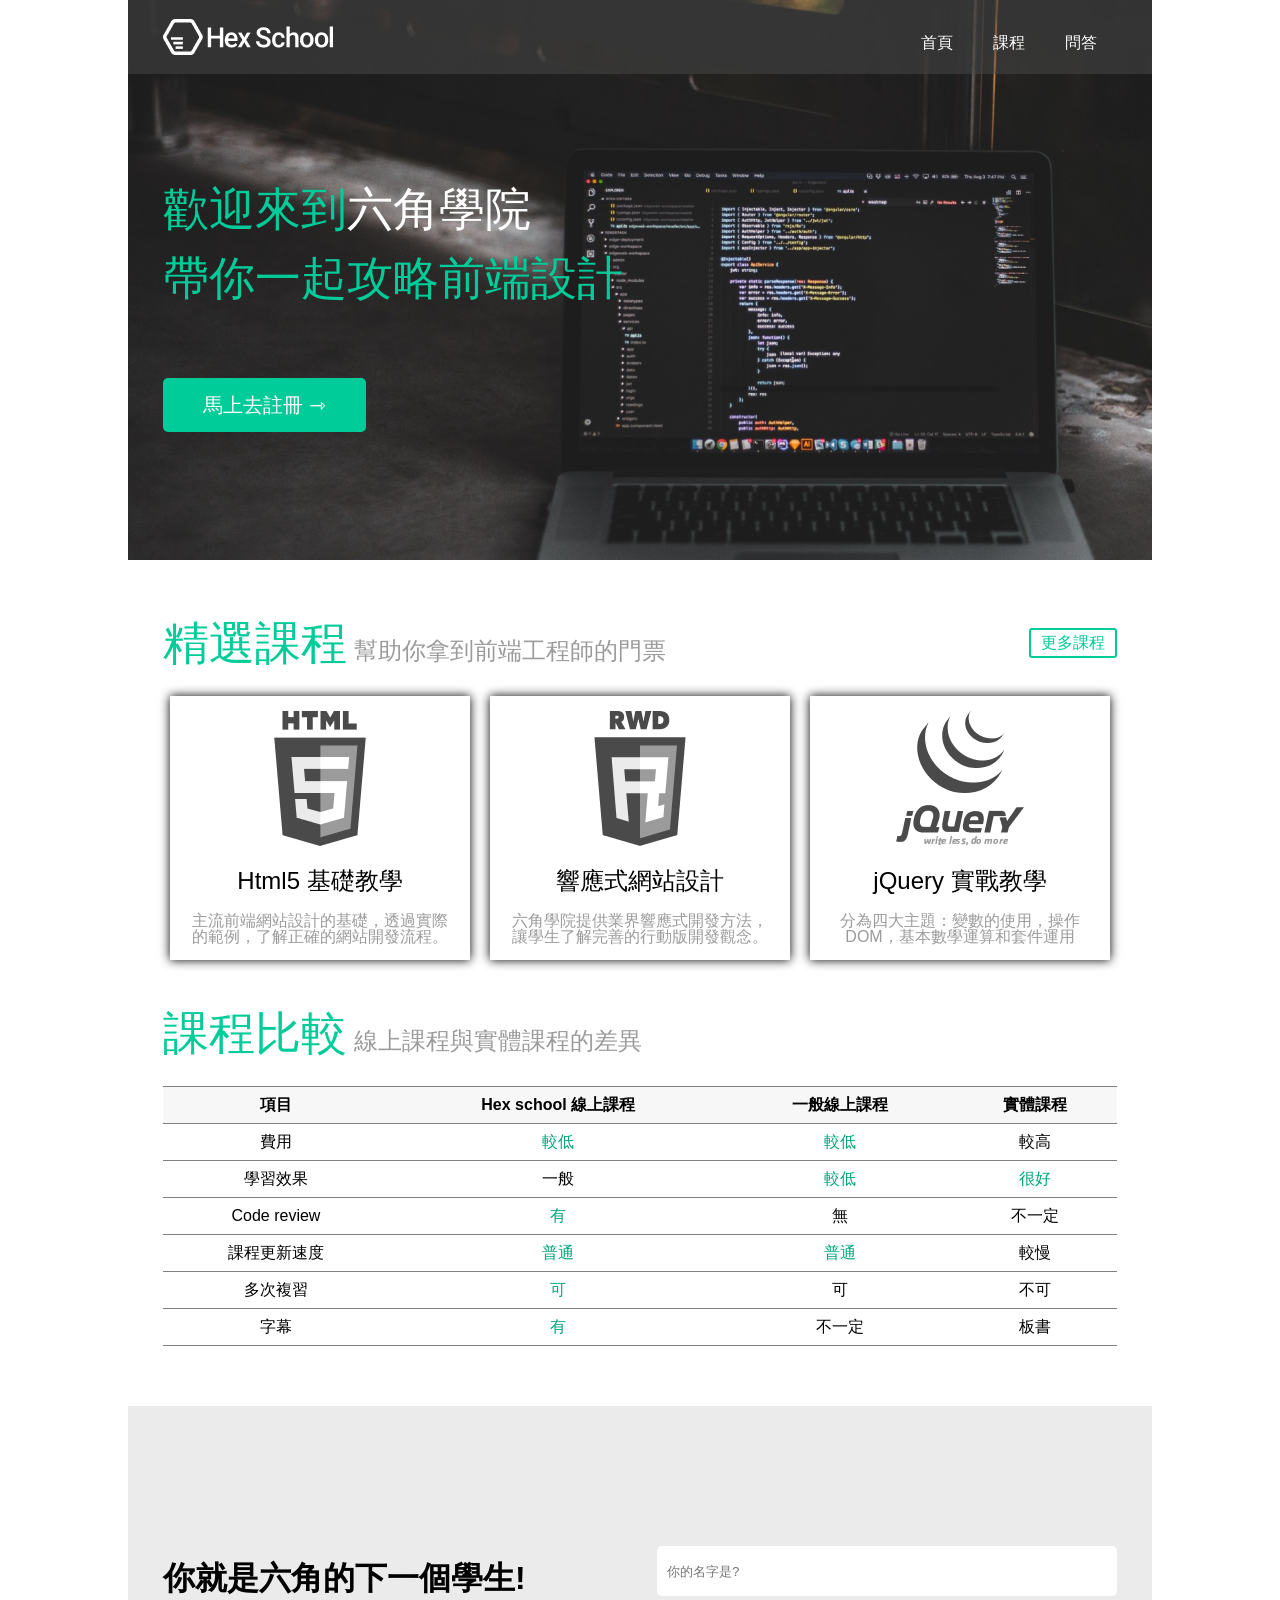
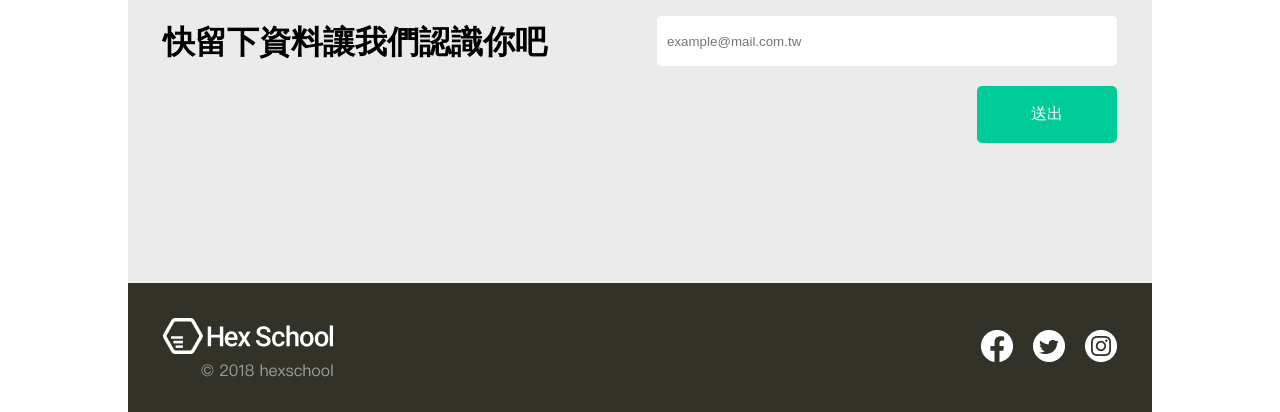
<file: MutiPage/index.html>
<!DOCTYPE html>
<html lang="en">
<head>
    <meta charset="UTF-8">
    <meta name="viewport" content="width=device-width, initial-scale=1.0">
    <meta http-equiv="X-UA-Compatible" content="IE=Edge" />
    <meta name="description" content="打破影音課程售後不理，我們在線上等著你。" />
    <meta name="keywords" content="線上課程, 網頁設計, 前端, HTML, CSS, jQuery, javascript, RWD" />
    <meta property="og:url" content="https://hexschool.com" />
    <meta property="og:title" content="六角學院介紹" />
    <meta property="og:description" content="打破影音課程售後不理，我們在線上等著你。" />
    <meta property="og:image" content="https://raw.githubusercontent.com/hexschool/HTMLHWSource/master/singlePage/logo.png" />
    <meta name="thumbnail" content="https://raw.githubusercontent.com/hexschool/HTMLHWSource/master/singlePage/logo.png" />
    <link rel="stylesheet" type="text/css" href="./css/all.css">
    <title>六角學院</title>
</head>
<body>
    <div class="wrap">
        <div class="header">
            <div class="nav">
                <h1 class="logo"><a href="#">LOGO</a></h1>
                <ul class="menu">
                    <li><a href="index.html">首頁</a></li>
                    <li><a href="course.html">課程</a></li>
                    <li><a href="faq.html">問答</a></li>
                </ul>
            </div>
            <div class="banner">
                <h2>歡迎來到<span>六角學院</span><br />帶你一起攻略前端設計</h2>
                <a href="#">馬上去註冊 ⇾</a>
            </div>
        </div>        
        <div class="content">
            <div class="course">
                <div class="title">
                    <h2>精選課程<span>  幫助你拿到前端工程師的門票</span></h2>
                    <a href="#">更多課程</a>
                </div>
                <ul class="item">
                    <li>
                        <img src="./pic/Lgog-HTML.png" alt="HTML" />
                        <h3>Html5 基礎教學</h3>
                        <p>主流前端網站設計的基礎，透過實際的範例，了解正確的網站開發流程。</p>
                    </li>
                    <li>
                        <img src="./pic/Logo-RWD.png" alt="RWD" />
                        <h3>響應式網站設計</h3>
                        <p>六角學院提供業界響應式開發方法，讓學生了解完善的行動版開發觀念。</p>
                    </li>
                    <li>
                        <img src="./pic/Logo-jQuery.png" alt="jQuery" />
                        <h3>jQuery 實戰教學</h3>
                        <p>分為四大主題：變數的使用，操作DOM，基本數學運算和套件運用</p>
                    </li>
                </ul>
            </div>
            <div class="course-table">
                <h2>課程比較<span>  線上課程與實體課程的差異</span></h2>
                <table class="tab">
                    <tr>
                      <th>項目</th>
                      <th>Hex school 線上課程</th>
                      <th>一般線上課程</th>
                      <th>實體課程</th>
                    </tr>
                    <tr>
                      <td>費用</td>
                      <td class="change">較低</td>
                      <td class="change">較低</td>
                      <td>較高</td>
                    </tr>
                    <tr>
                      <td>學習效果</td>
                      <td>一般</td>
                      <td class="change">較低</td>
                      <td class="change">很好</td>
                    </tr>
                    <tr>
                      <td>Code review</td>
                      <td class="change">有</td>
                      <td>無</td>
                      <td>不一定</td>
                    </tr>
                    <tr>
                      <td>課程更新速度</td>
                      <td class="change">普通</td>
                      <td class="change">普通</td>
                      <td>較慢</td>
                    </tr>
                    <tr>
                      <td>多次複習</td>
                      <td class="change">可</td>
                      <td>可</td>
                      <td>不可</td>
                    </tr>
                    <tr>
                      <td>字幕</td>
                      <td class="change">有</td>
                      <td>不一定</td>
                      <td>板書</td>
                    </tr>
                  </table>
            </div>
        </div>
        <div class="hex-form">
            <h2>你就是六角的下一個學生!<br />快留下資料讓我們認識你吧</h2>
            <form action="index.html">
                <input type="text" name="name" placeholder="你的名字是?" required />
                <input type="email" name="mail" placeholder="example@mail.com.tw" required />
                <button type="submit" class="submit" >送出</button>
            </form>
        </div>
        <div class="footer">
            <div class="footerlogo">
                <img src="./pic/Logo.png" alt="logo" />
                <img src="./pic/years.png" alt="years" />
            </div>
            <ul class="link">
                <li><a href="#"><img src="./pic/FB.png" alt="FB"></a></li>
                <li><a href="#"><img src="./pic/Twitter.png" alt="Twitter"></a></li>
                <li><a href="#"><img src="./pic/IG.png" alt="IG"></a></li>
            </ul>
        </div>
    </div>
</body>
</html>
</file>
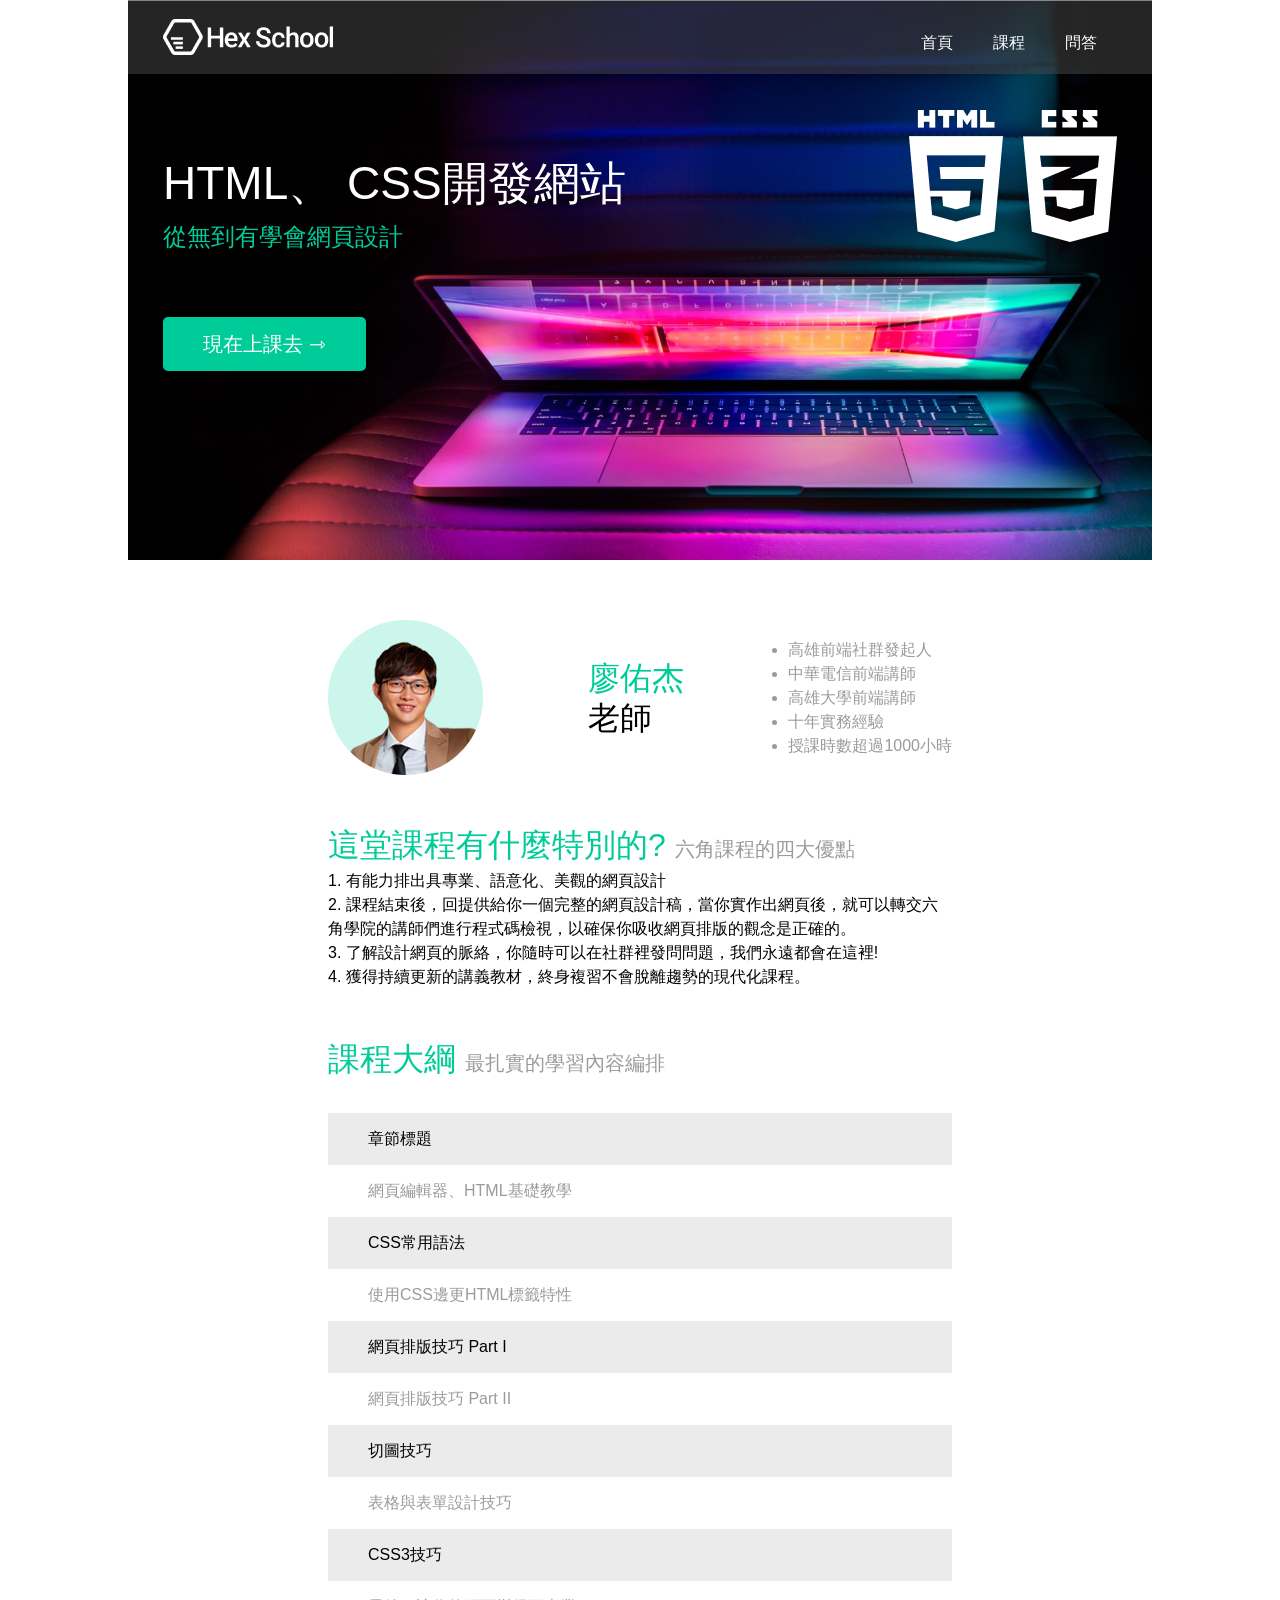
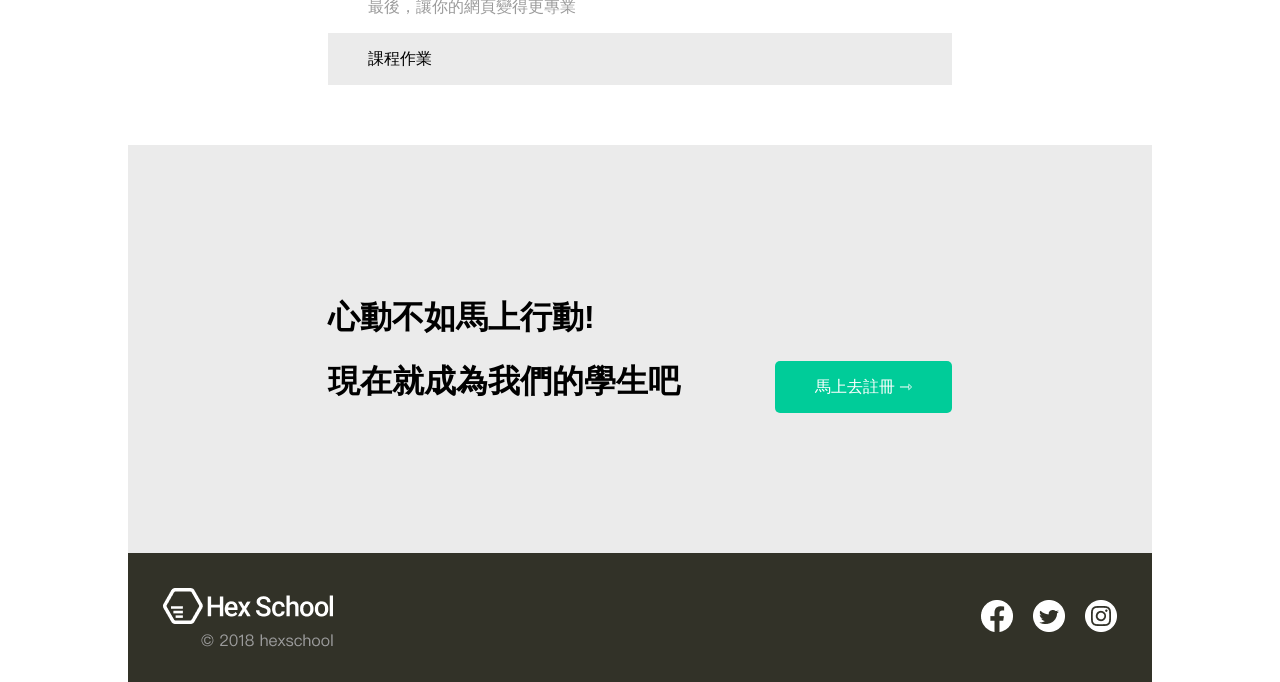
<file: MutiPage/course.html>
<!DOCTYPE html>
<html lang="en">
<head>
    <meta charset="UTF-8">
    <meta name="viewport" content="width=device-width, initial-scale=1.0">
    <meta http-equiv="X-UA-Compatible" content="IE=Edge" />
    <meta name="description" content="打破影音課程售後不理，我們在線上等著你。" />
    <meta name="keywords" content="線上課程, 網頁設計, 前端, HTML, CSS, jQuery, javascript, RWD" />
    <meta property="og:url" content="https://hexschool.com" />
    <meta property="og:title" content="六角學院介紹" />
    <meta property="og:description" content="打破影音課程售後不理，我們在線上等著你。" />
    <meta property="og:image" content="https://raw.githubusercontent.com/hexschool/HTMLHWSource/master/singlePage/logo.png" />
    <meta name="thumbnail" content="https://raw.githubusercontent.com/hexschool/HTMLHWSource/master/singlePage/logo.png" />
    <link rel="stylesheet" type="text/css" href="./css/all.css">
    <link rel="stylesheet" type="text/css" href="./css/course.css">
    <title>六角學院</title>
</head>
<body>
    <div class="wrap">
        <div class="header">
            <div class="nav">
                <h1 class="logo"><a href="#">LOGO</a></h1>
                <ul class="menu">
                    <li><a href="index.html">首頁</a></li>
                    <li><a href="course.html">課程</a></li>
                    <li><a href="faq.html">問答</a></li>
                </ul>
            </div>
            <div class="banner">
                <div class="top">
                    <h2>HTML、 CSS開發網站<br /><span>從無到有學會網頁設計</span></h2>
                    <div><img src="./pic/course-1.png" alt="course-1"><img src="./pic/course-2.png" alt="course-2"></div>
                </div>
                <a href="#">現在上課去 ⇾</a>
            </div>
        </div>
        <div class="content">
            <div class="introduce">
                <img src="./pic/image 4.png" alt="person" />
                <h2>廖佑杰<br /><span>老師</span></h2>
                <ul>
                    <li>高雄前端社群發起人</li>
                    <li>中華電信前端講師</li>
                    <li>高雄大學前端講師</li>
                    <li>十年實務經驗</li>
                    <li>授課時數超過1000小時</li>
                </ul>
            </div>
            <div class="introduce-list">
                <h2>這堂課程有什麼特別的? <span>六角課程的四大優點</span></h2>
                <ol>
                    <li>有能力排出具專業、語意化、美觀的網頁設計</li>
                    <li>課程結束後，回提供給你一個完整的網頁設計稿，當你實作出網頁後，就可以轉交六角學院的講師們進行程式碼檢視，以確保你吸收網頁排版的觀念是正確的。</li>
                    <li>了解設計網頁的脈絡，你隨時可以在社群裡發問問題，我們永遠都會在這裡!</li>
                    <li>獲得持續更新的講義教材，終身複習不會脫離趨勢的現代化課程。</li>
                </ol>
            </div>
            <div class="course-table">
                <h2>課程大綱  <span>最扎實的學習內容編排</span></h2>
                <table>
                    <tr><td>章節標題</td></tr>
                    <tr><td>網頁編輯器、HTML基礎教學</td></tr>
                    <tr><td>CSS常用語法</td></tr>
                    <tr><td>使用CSS邊更HTML標籤特性</td></tr>
                    <tr><td>網頁排版技巧 Part I</td></tr>
                    <tr><td>網頁排版技巧 Part II</td></tr>
                    <tr><td>切圖技巧</td></tr>
                    <tr><td>表格與表單設計技巧</td></tr>
                    <tr><td>CSS3技巧</td></tr>
                    <tr><td>最後，讓你的網頁變得更專業</td></tr>
                    <tr><td>課程作業</td></tr>
                </table>
            </div>
        </div>
        <div class="course-form">
            <h2>心動不如馬上行動!<br />現在就成為我們的學生吧</h2>
            <a href="#">馬上去註冊 ⇾</a>
        </div>
        <div class="footer">
            <div class="footerlogo">
                <img src="./pic/Logo.png" alt="logo" />
                <img src="./pic/years.png" alt="years" />
            </div>
            <ul class="link">
                <li><a href="#"><img src="./pic/FB.png" alt="FB"></a></li>
                <li><a href="#"><img src="./pic/Twitter.png" alt="Twitter"></a></li>
                <li><a href="#"><img src="./pic/IG.png" alt="IG"></a></li>
            </ul>
        </div>
    </div>
</body>
</html>
</file>
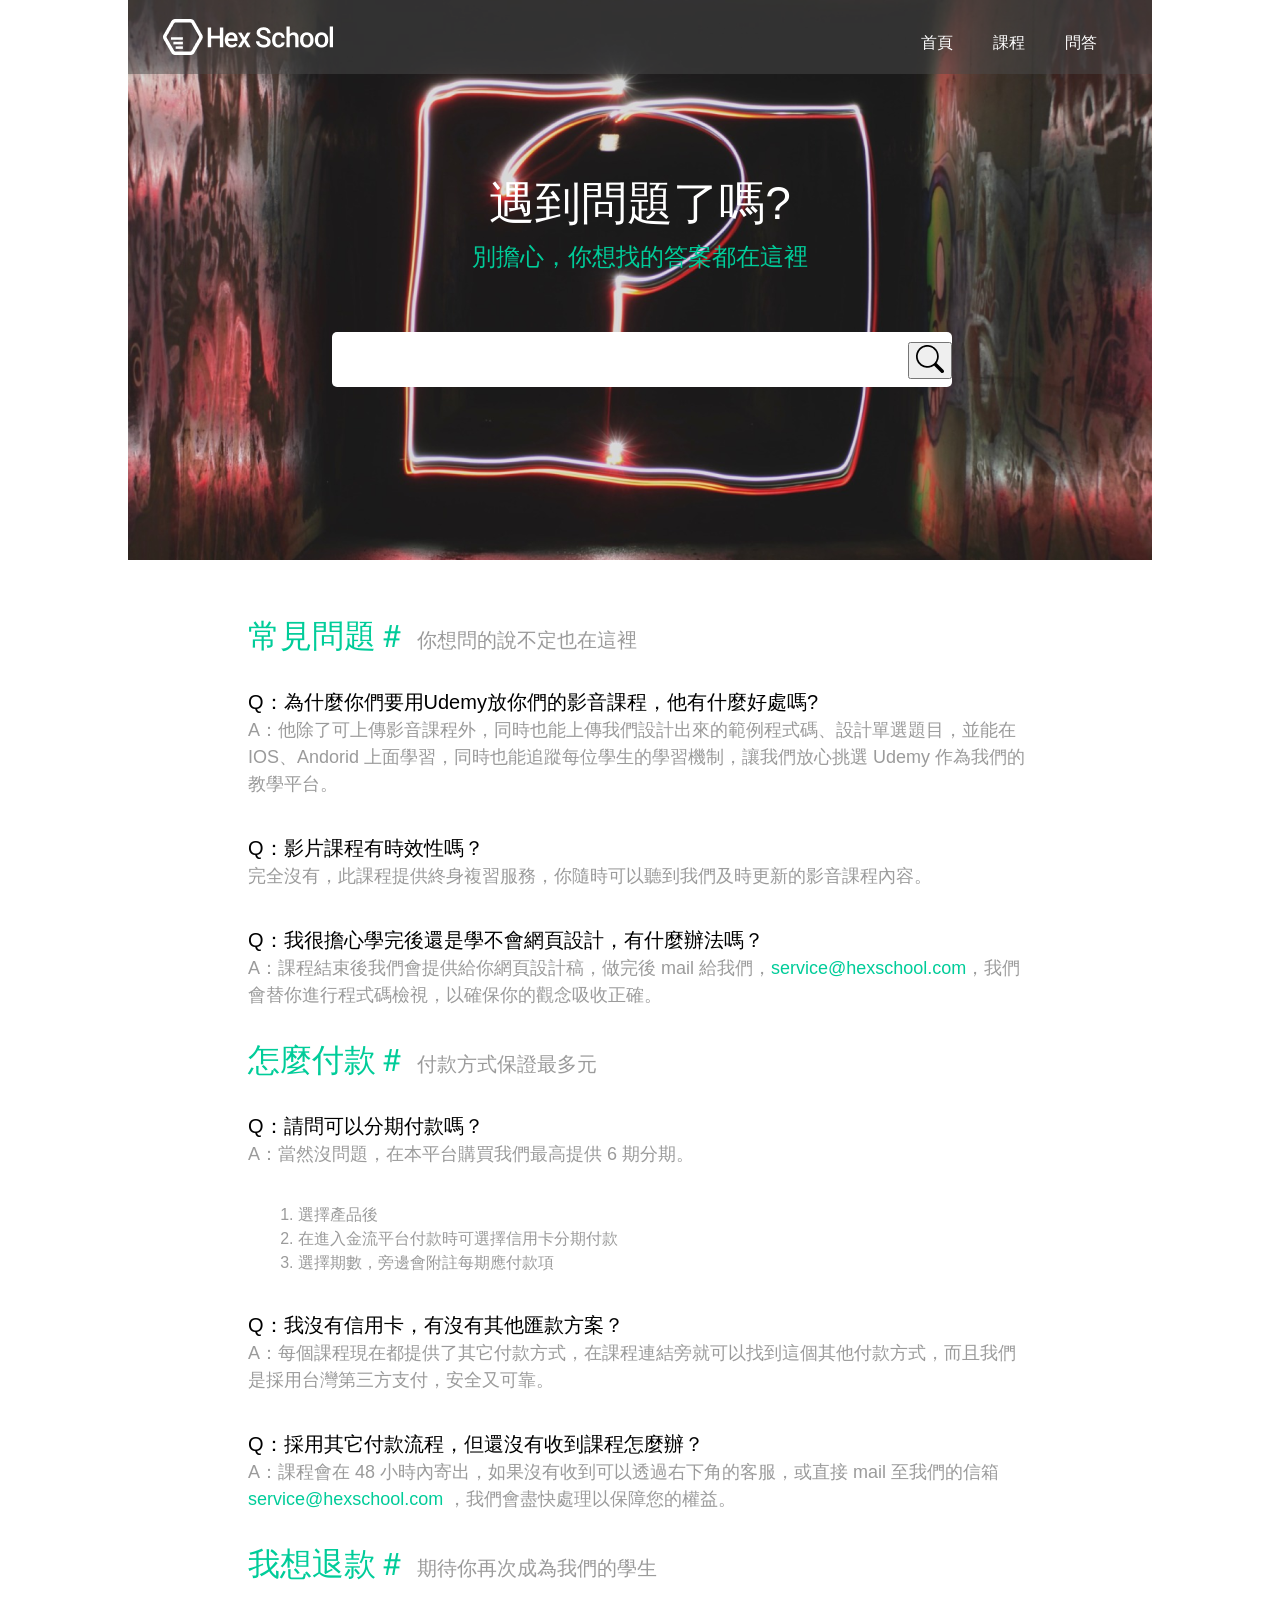
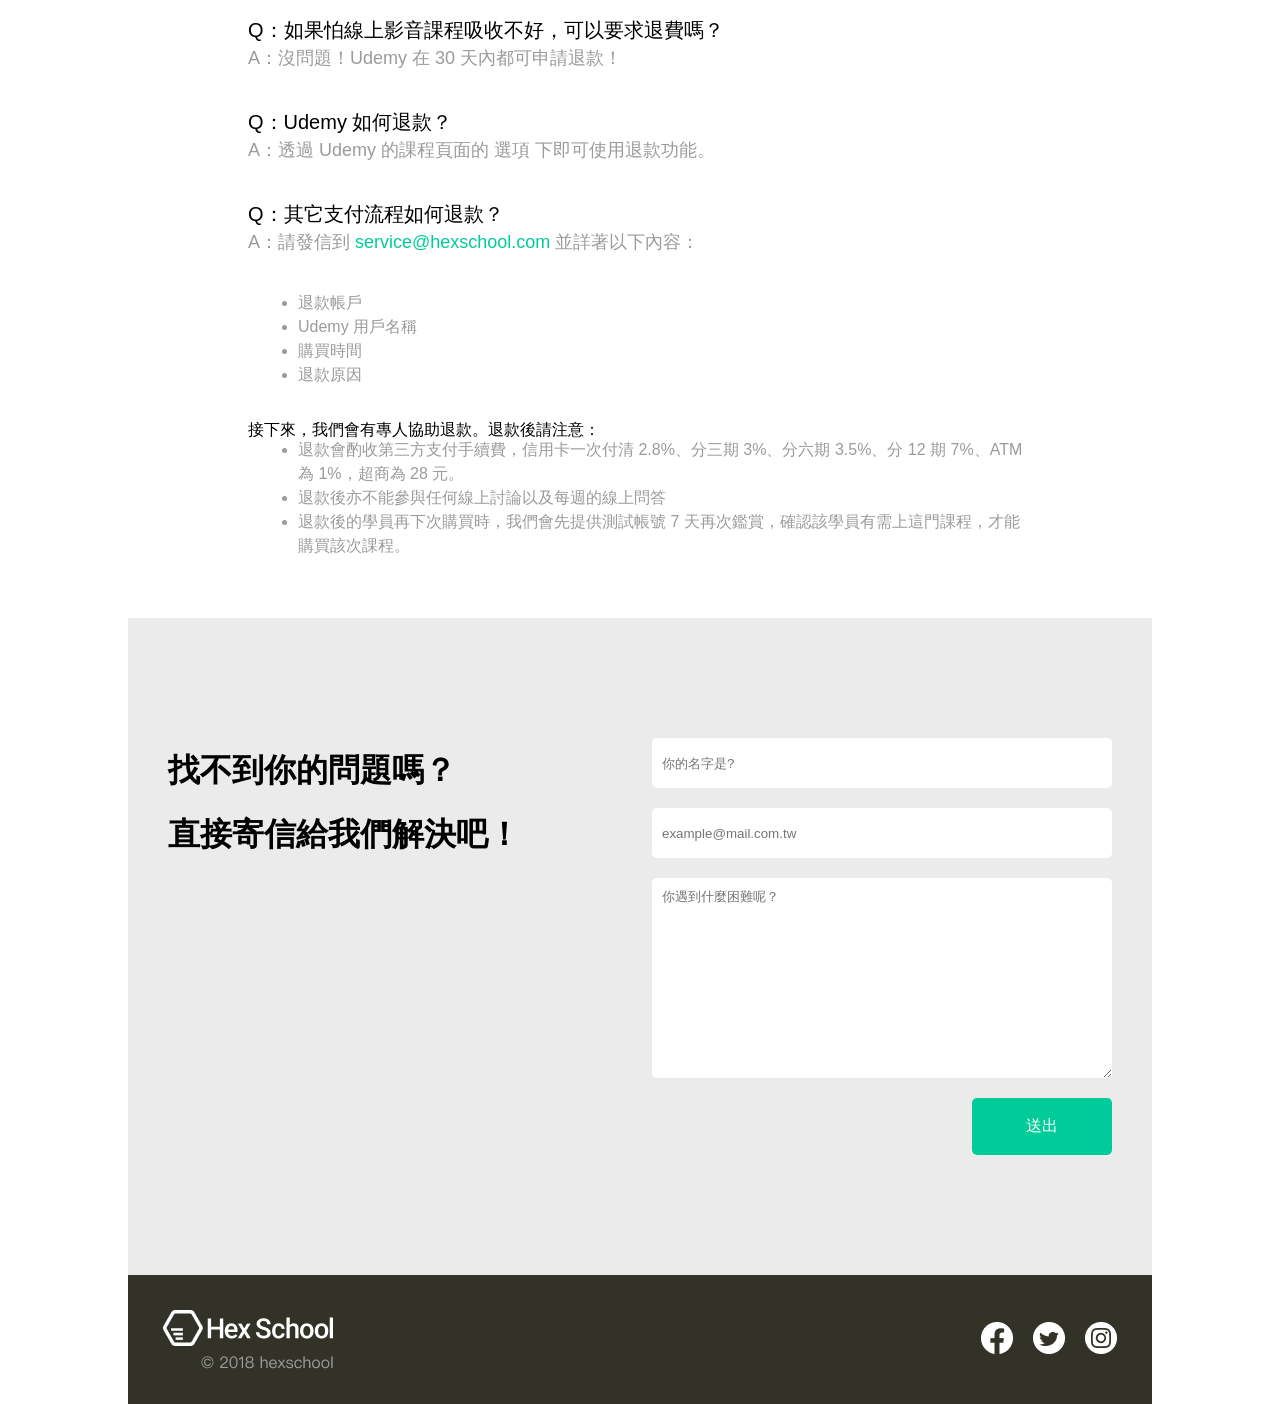
<file: MutiPage/faq.html>
<!DOCTYPE html>
<html lang="en">
<head>
    <meta charset="UTF-8">
    <meta name="viewport" content="width=device-width, initial-scale=1.0">
    <meta http-equiv="X-UA-Compatible" content="IE=Edge" />
    <meta name="description" content="打破影音課程售後不理，我們在線上等著你。" />
    <meta name="keywords" content="線上課程, 網頁設計, 前端, HTML, CSS, jQuery, javascript, RWD" />
    <meta property="og:url" content="https://hexschool.com" />
    <meta property="og:title" content="六角學院介紹" />
    <meta property="og:description" content="打破影音課程售後不理，我們在線上等著你。" />
    <meta property="og:image" content="https://raw.githubusercontent.com/hexschool/HTMLHWSource/master/singlePage/logo.png" />
    <meta name="thumbnail" content="https://raw.githubusercontent.com/hexschool/HTMLHWSource/master/singlePage/logo.png" />
    <link rel="stylesheet" type="text/css" href="./css/all.css">
    <link rel="stylesheet" type="text/css" href="./css/faq.css">
    <title>六角學院</title>
</head>
<body>
    <div class="wrap">
        <div class="header">
            <div class="nav">
                <h1 class="logo"><a href="#">LOGO</a></h1>
                <ul class="menu">
                    <li><a href="index.html">首頁</a></li>
                    <li><a href="course.html">課程</a></li>
                    <li><a href="faq.html">問答</a></li>
                </ul>
            </div>
            <div class="banner">
                <h2>遇到問題了嗎?<br /><span>別擔心，你想找的答案都在這裡</span></h2>
                <form action="faq.html">
                    <input type="text" name="search" />
                    <button type="submit"><img src="./pic/Vector.png"></button>
                </form>
            </div>
        </div>
        <div class="content">            
            <h2>常見問題＃ <span>你想問的說不定也在這裡</span></h2>
            <h3>Q：為什麼你們要用Udemy放你們的影音課程，他有什麼好處嗎?</h3>
            <p>A：他除了可上傳影音課程外，同時也能上傳我們設計出來的範例程式碼、設計單選題目，並能在 IOS、Andorid 上面學習，同時也能追蹤每位學生的學習機制，讓我們放心挑選 Udemy 作為我們的教學平台。</p>
            <h3>Q：影片課程有時效性嗎？</h3>
            <p>完全沒有，此課程提供終身複習服務，你隨時可以聽到我們及時更新的影音課程內容。</p>
            <h3>Q：我很擔心學完後還是學不會網頁設計，有什麼辦法嗎？</h3>           
            <p>A：課程結束後我們會提供給你網頁設計稿，做完後 mail 給我們，<a href="#">service@hexschool.com</a>，我們會替你進行程式碼檢視，以確保你的觀念吸收正確。</p> 
            <h2>怎麼付款＃ <span>付款方式保證最多元</span></h2>
            <h3>Q：請問可以分期付款嗎？</h3>
            <p>A：當然沒問題，在本平台購買我們最高提供 6 期分期。
                <ol>
                    <li>選擇產品後</li>
                    <li>在進入金流平台付款時可選擇信用卡分期付款</li>
                    <li>選擇期數，旁邊會附註每期應付款項</li>
                </ol>
            </p>
            <h3>Q：我沒有信用卡，有沒有其他匯款方案？</h3>
            <p>A：每個課程現在都提供了其它付款方式，在課程連結旁就可以找到這個其他付款方式，而且我們是採用台灣第三方支付，安全又可靠。</p>
            <h3>Q：採用其它付款流程，但還沒有收到課程怎麼辦？</h3>
            <p>A：課程會在 48 小時內寄出，如果沒有收到可以透過右下角的客服，或直接 mail 至我們的信箱 <a href="#">service@hexschool.com</a> ，我們會盡快處理以保障您的權益。</p>
            <h2>我想退款＃ <span>期待你再次成為我們的學生</span></h2>
            <h3>Q：如果怕線上影音課程吸收不好，可以要求退費嗎？</h3>
            <p>A：沒問題！Udemy 在 30 天內都可申請退款！</p>
            <h3>Q：Udemy 如何退款？</h3>
            <p>A：透過 Udemy 的課程頁面的 選項 下即可使用退款功能。</p>
            <h3>Q：其它支付流程如何退款？</h3>
            <p>A：請發信到 <a href="#">service@hexschool.com</a> 並詳著以下內容：
                <ul>
                    <li>退款帳戶</li>
                    <li>Udemy 用戶名稱</li>
                    <li>購買時間</li>
                    <li>退款原因</li>
                </ul>
            </p>
            <h4>接下來，我們會有專人協助退款。退款後請注意：</h4>
            <ul>
                <li>退款會酌收第三方支付手續費，信用卡一次付清 2.8%、分三期 3%、分六期 3.5%、分 12 期 7%、ATM為 1%，超商為 28 元。</li>
                <li>退款後亦不能參與任何線上討論以及每週的線上問答</li>
                <li>退款後的學員再下次購買時，我們會先提供測試帳號 7 天再次鑑賞，確認該學員有需上這門課程，才能購買該次課程。</li>
            </ul>
        </div>
        <div class="faq-form">
            <h2>找不到你的問題嗎？<br />直接寄信給我們解決吧！</h2>
            <form action="faq.html">
                <input type="text" name="name" placeholder="你的名字是?" required />
                <input type="email" name="mail" placeholder="example@mail.com.tw" required />
                <textarea name="message" class="box" placeholder="你遇到什麼困難呢？"></textarea>
                <button type="submit" class="submit" >送出</button>
            </form>
        </div>
        <div class="footer">
            <div class="footerlogo">
                <img src="./pic/Logo.png" alt="logo" />
                <img src="./pic/years.png" alt="years" />
            </div>
            <ul class="link">
                <li><a href="#"><img src="./pic/FB.png" alt="FB"></a></li>
                <li><a href="#"><img src="./pic/Twitter.png" alt="Twitter"></a></li>
                <li><a href="#"><img src="./pic/IG.png" alt="IG"></a></li>
            </ul>
        </div>
    </div>
</body>
</html>
</file>
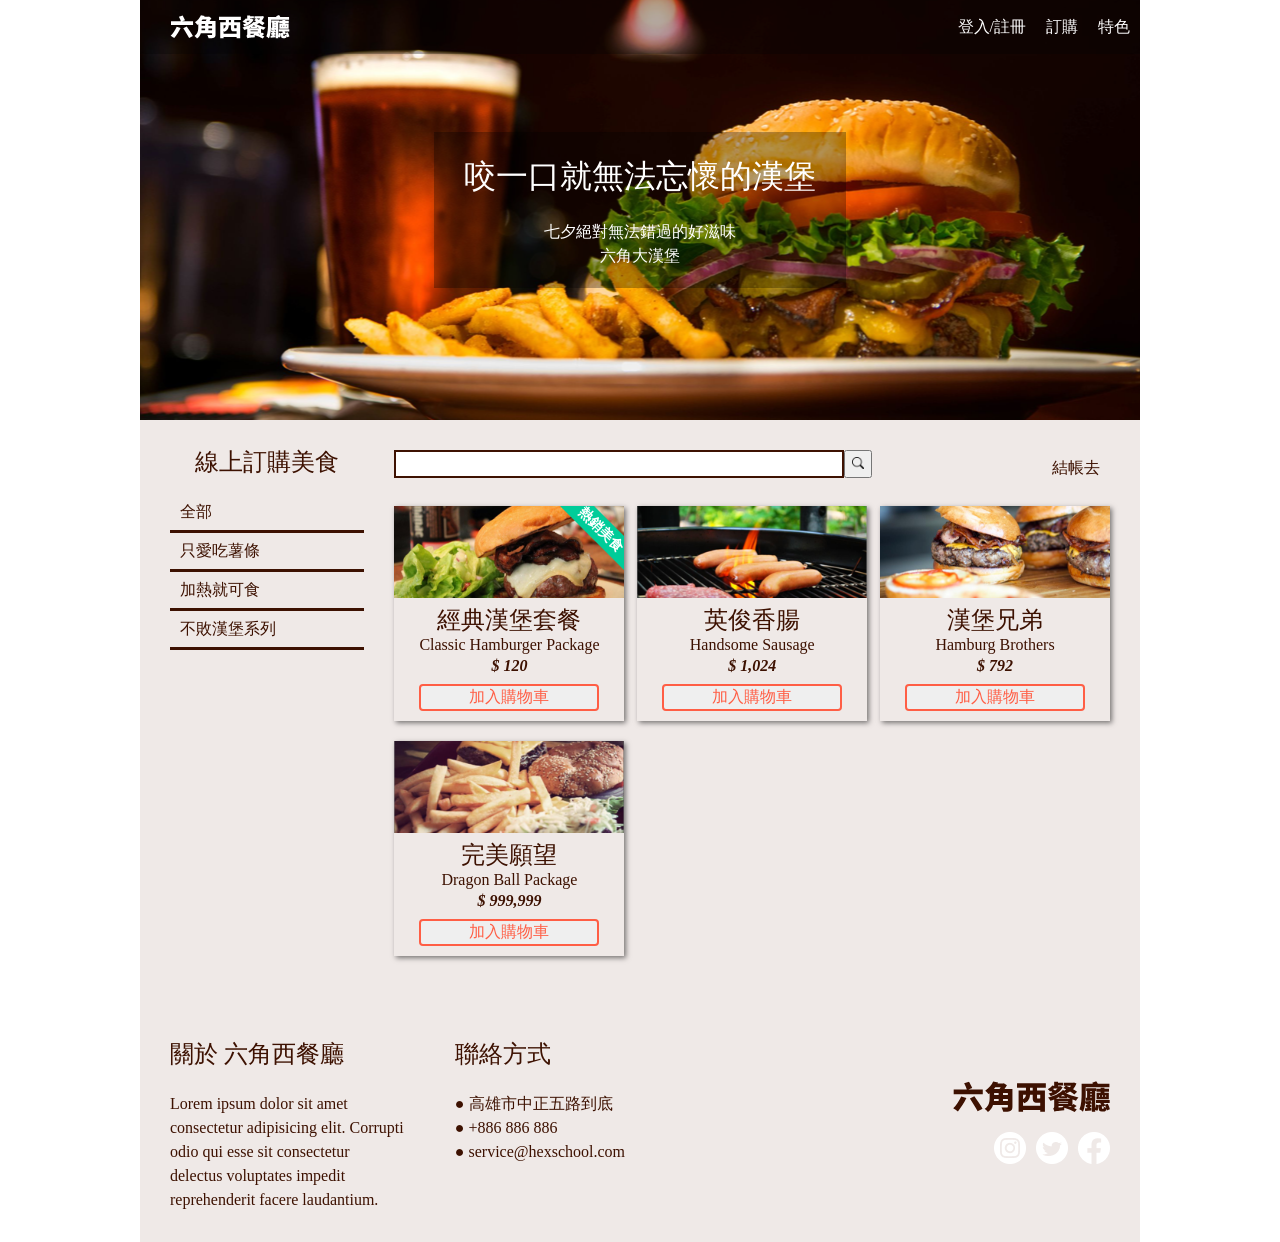
<file: RWD/cart.html>
<!DOCTYPE html>
<html lang="en">
<head>
    <meta charset="UTF-8">
    <meta name="viewport" content="width=device-width, initial-scale=1.0">
    <meta http-equiv="X-UA-Compatible" content="IE=Edge" />
    <meta name="description" content="咬一口就無法忘懷的漢堡" />
    <meta name="keywords" content="六角, 六角西餐廳, 漢堡, 速食, 餐廳" />
    <meta property="og:url" content="https://hexschool.com" />
    <meta property="og:title" content="六角西餐廳" />
    <meta property="og:description" content="咬一口就無法忘懷的漢堡" />
    <meta property="og:image" content="https://raw.githubusercontent.com/hexschool/HTMLHWSource/master/singlePage/logo.png" />
    <meta name="thumbnail" content="https://raw.githubusercontent.com/hexschool/HTMLHWSource/master/singlePage/logo.png" />
    <link rel="stylesheet" href="css/all.css">
    <link rel="stylesheet" href="css/cart.css">
    <title>訂購</title>
</head>
<body>
    <div class="wrap">
        <div class="header">
            <h1 class="logo"><a href="#">LOGO</a></h1>
            <ul class="nav">
                <li><a href="login.html">登入/註冊</a></li>
                <li><a href="cart.html">訂購</a></li>
                <li><a href="feature.html">特色</a></li>
            </ul>
        </div>
        <div class="banner">
            <div class="text">            
                <h2>咬一口就無法忘懷的漢堡</h2>
                <p>七夕絕對無法錯過的好滋味<br />六角大漢堡</p> 
            </div>               
        </div>
        <div class="content">
            <div class="order-list">
                <h2>線上訂購美食</h2>
                <ul>
                    <li><a href="#">全部</a></li>
                    <li><a href="#">只愛吃薯條</a></li>
                    <li><a href="#">加熱就可食</a></li>
                    <li><a href="#">不敗漢堡系列</a></li>
                </ul>
            </div>
            <div class="order-field">
                <div class="top">
                    <form action="carter.html" class="search">
                        <input type="text" name="search" />
                        <button type="submit"><img src="img/Vector.png"></button>
                    </form>
                    <a href="#">結帳去</a>
                </div>
                <ul class="item">
                    <li>
                        <span class="hot-sale">熱銷美食</span>
                        <img src="img/product_1.png" alt="product_1" />
                        <h3>經典漢堡套餐</h3>
                        <h4>Classic Hamburger Package</h4>
                        <p class="price">$ 120</p>
                        <button>加入購物車</button>
                    </li>
                    <li>
                        <img src="img/product_2.png" alt="product_2" />
                        <h3>英俊香腸</h3>
                        <h4>Handsome Sausage</h4>
                        <p class="price">$ 1,024</p>
                        <button>加入購物車</button>
                    </li>
                    <li>
                        <img src="img/product_3.png" alt="product_3" />
                        <h3>漢堡兄弟</h3>
                        <h4>Hamburg Brothers</h4>
                        <p class="price">$ 792</p>
                        <button>加入購物車</button>
                    </li>
                    <li>
                        <img src="img/product_4.png" alt="product_4" />
                        <h3>完美願望</h3>
                        <h4>Dragon Ball Package</h4>
                        <p class="price">$ 999,999</p>
                        <button>加入購物車</button>
                    </li>
                </ul>
            </div>
        </div>
        <div class="footer">
            <ul class="address">
                <li class="about">
                    <h2>關於 六角西餐廳</h2>
                    <p>Lorem ipsum dolor sit amet consectetur adipisicing elit. Corrupti odio qui esse sit consectetur delectus voluptates impedit reprehenderit facere laudantium.</p>
                </li>
                <li>
                    <h2>聯絡方式</h2>
                    <p>
                        ● 高雄市中正五路到底<br />
                        ● +886 886 886<br />
                        ● service@hexschool.com
                    <p>
                </li>
            </ul>
            <div class="link">
                <img src="img/logo_l@svg.svg" alt="六角logo" />
                <ul>
                    <li><a href="#"><img src="img/IG.png" alt="IG" /></a></li>
                    <li><a href="#"><img src="img/Twitter.png" alt="Twitter" /></a></li>
                    <li><a href="#"><img src="img/FB.png" alt="FB" /></a></li>
                </ul>
            </div>
        </div>
    </div>
</body>
</html>
</file>
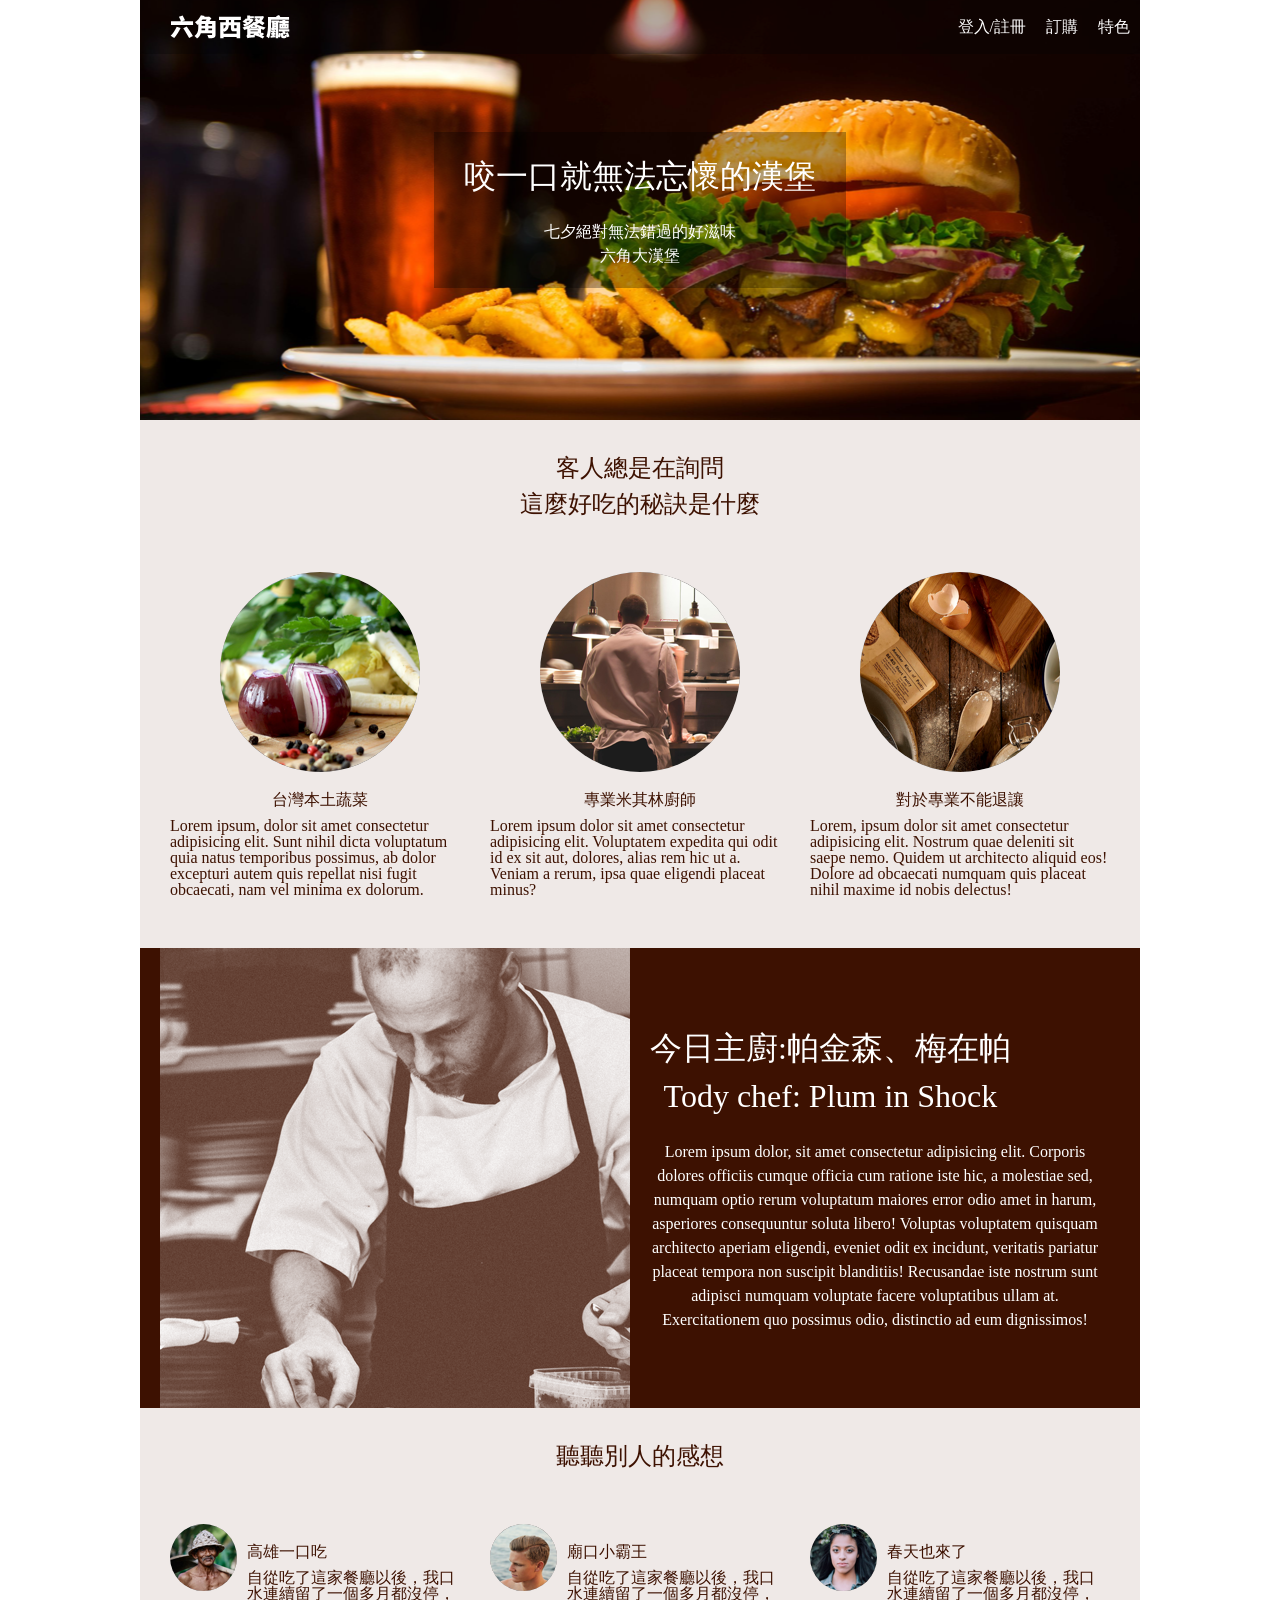
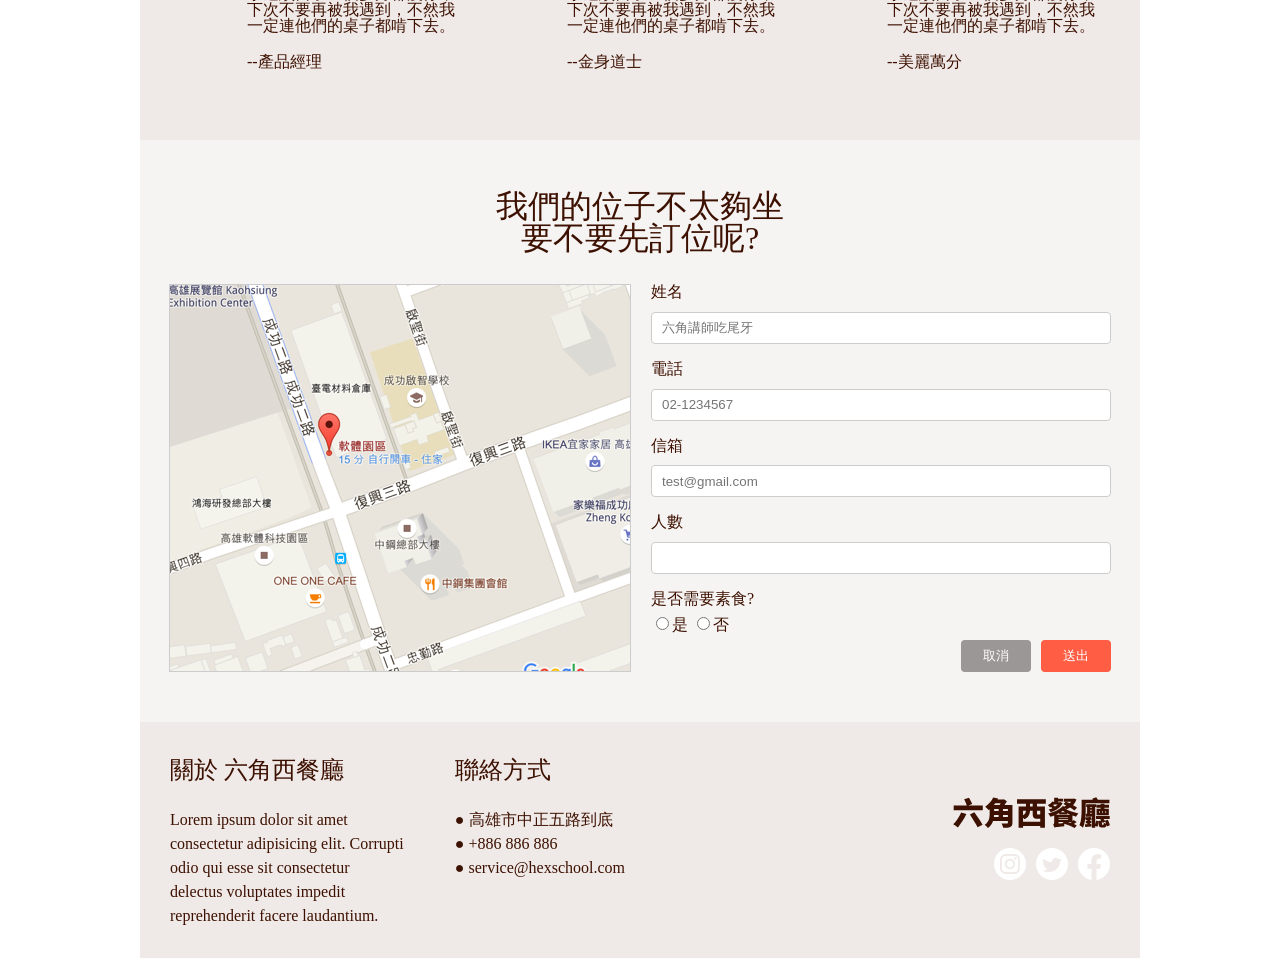
<file: RWD/feature.html>
<!DOCTYPE html>
<html lang="en">
<head>
    <meta charset="UTF-8">
    <meta name="viewport" content="width=device-width, initial-scale=1.0">
    <meta http-equiv="X-UA-Compatible" content="IE=Edge" />
    <meta name="description" content="咬一口就無法忘懷的漢堡" />
    <meta name="keywords" content="六角, 六角西餐廳, 漢堡, 速食, 餐廳" />
    <meta property="og:url" content="https://hexschool.com" />
    <meta property="og:title" content="六角西餐廳" />
    <meta property="og:description" content="咬一口就無法忘懷的漢堡" />
    <meta property="og:image" content="https://raw.githubusercontent.com/hexschool/HTMLHWSource/master/singlePage/logo.png" />
    <meta name="thumbnail" content="https://raw.githubusercontent.com/hexschool/HTMLHWSource/master/singlePage/logo.png" />
    <link rel="stylesheet" href="css/all.css">
    <link rel="stylesheet" href="css/feature.css">
    <title>特色</title>
</head>
<body>
    <div class="wrap">
        <div class="header">
            <h1 class="logo"><a href="#">LOGO</a></h1>
            <ul class="nav">
                <li><a href="login.html">登入/註冊</a></li>
                <li><a href="cart.html">訂購</a></li>
                <li><a href="feature.html">特色</a></li>
            </ul>
        </div>
        <div class="banner">
            <div class="text">            
                <h2>咬一口就無法忘懷的漢堡</h2>
                <p>七夕絕對無法錯過的好滋味<br />六角大漢堡</p> 
            </div>               
        </div>
        <div class="content">
            <h2>客人總是在詢問<br />這麼好吃的秘訣是什麼</h2>
            <ul>
                <li>
                    <img src="img/feature_1.png" alt="feature_1" />
                    <h3>台灣本土蔬菜</h3>
                    <p>Lorem ipsum, dolor sit amet consectetur adipisicing elit. Sunt nihil dicta voluptatum quia natus temporibus possimus, ab dolor excepturi autem quis repellat nisi fugit obcaecati, nam vel minima ex dolorum.</p>
                </li>
                <li>
                    <img src="img/feature_2.png" alt="feature_2" />
                    <h3>專業米其林廚師</h3>
                    <p>Lorem ipsum dolor sit amet consectetur adipisicing elit. Voluptatem expedita qui odit id ex sit aut, dolores, alias rem hic ut a. Veniam a rerum, ipsa quae eligendi placeat minus?</p>
                </li>
                <li>
                    <img src="img/feature_3.png" alt="feature_3" />
                    <h3>對於專業不能退讓</h3>
                    <p>Lorem, ipsum dolor sit amet consectetur adipisicing elit. Nostrum quae deleniti sit saepe nemo. Quidem ut architecto aliquid eos! Dolore ad obcaecati numquam quis placeat nihil maxime id nobis delectus!</p>
                </li>
            </ul>
        </div>
        <div class="chef">
            <img src="img/main_chef_brown.png">
            <div class="text">
                <h2>今日主廚:帕金森、梅在帕<br />Tody chef: Plum in Shock</h2>
                <p>Lorem ipsum dolor, sit amet consectetur adipisicing elit. Corporis dolores officiis cumque officia cum ratione iste hic, a molestiae sed, numquam optio rerum voluptatum maiores error odio amet in harum, asperiores consequuntur soluta libero! Voluptas voluptatem quisquam architecto aperiam eligendi, eveniet odit ex incidunt, veritatis pariatur placeat tempora non suscipit blanditiis! Recusandae iste nostrum sunt adipisci numquam voluptate facere voluptatibus ullam at. Exercitationem quo possimus odio, distinctio ad eum dignissimos!</p>
            </div>
        </div>
        <div class="content">
            <h2>聽聽別人的感想</h2>
            <ul class="customer">
                <li>
                    <img src="img/avatar_1.png" alt="avatar_1" />
                    <div>
                        <h3>高雄一口吃</h3>
                        <p>自從吃了這家餐廳以後，我口水連續留了一個多月都沒停，下次不要再被我遇到，不然我一定連他們的桌子都啃下去。</p>
                        <p>--產品經理</p>
                    </div>
                </li>
                <li>
                    <img src="img/avatar_2.png" alt="avatar_2" />
                    <div>
                        <h3>廟口小霸王</h3>
                        <p>自從吃了這家餐廳以後，我口水連續留了一個多月都沒停，下次不要再被我遇到，不然我一定連他們的桌子都啃下去。</p>
                        <p>--金身道士</p>
                    </div>
                </li>
                <li>
                    <img src="img/avatar_3.png" alt="avatar_3" />
                    <div>
                        <h3>春天也來了</h3>
                        <p>自從吃了這家餐廳以後，我口水連續留了一個多月都沒停，下次不要再被我遇到，不然我一定連他們的桌子都啃下去。</p>
                        <p>--美麗萬分</p>
                    </div>
                </li>
            </ul>
        </div>
        <div class="preorder">
            <h2>我們的位子不太夠坐<br />要不要先訂位呢?</h2>
            <div class="detail">
                <img src="img/Map.png" alt="map" />
                <form action="feature.html">
                    <label for="name">姓名</label>
                    <input type="text" name="name" id="name" placeholder="六角講師吃尾牙" required/>
                    <label for="phone">電話</label>
                    <input type="phone" name="phone" id="phone" placeholder="02-1234567" required/>
                    <label for="email">信箱</label>
                    <input type="email" name="email" id="email" placeholder="test@gmail.com" required/>
                    <label for="number">人數</label>
                    <input type="number" name="number" id="number" required />
                    <label for="vegetarian">是否需要素食?</label>
                    <span>
                        <input type="radio" name="vegetarian" value="yes" />是
                        <input type="radio" name="vegetarian" value="no" />否
                    </span>
                    <div class="btn">
                        <input type="button" value="取消" class="btn1">
                        <input type="submit" value="送出" class="btn2">
                    </div>
                </form>
            </div>
        </div>
        <div class="footer">
            <ul class="address">
                <li class="about">
                    <h2>關於 六角西餐廳</h2>
                    <p>Lorem ipsum dolor sit amet consectetur adipisicing elit. Corrupti odio qui esse sit consectetur delectus voluptates impedit reprehenderit facere laudantium.</p>
                </li>
                <li>
                    <h2>聯絡方式</h2>
                    <p>
                        ● 高雄市中正五路到底<br />
                        ● +886 886 886<br />
                        ● service@hexschool.com
                    <p>
                </li>
            </ul>
            <div class="link">
                <img src="img/logo_l@svg.svg" alt="六角logo" />
                <ul>
                    <li><a href="#"><img src="img/IG.png" alt="IG" /></a></li>
                    <li><a href="#"><img src="img/Twitter.png" alt="Twitter" /></a></li>
                    <li><a href="#"><img src="img/FB.png" alt="FB" /></a></li>
                </ul>
            </div>
        </div>
    </div>
</body>
</html>
</file>
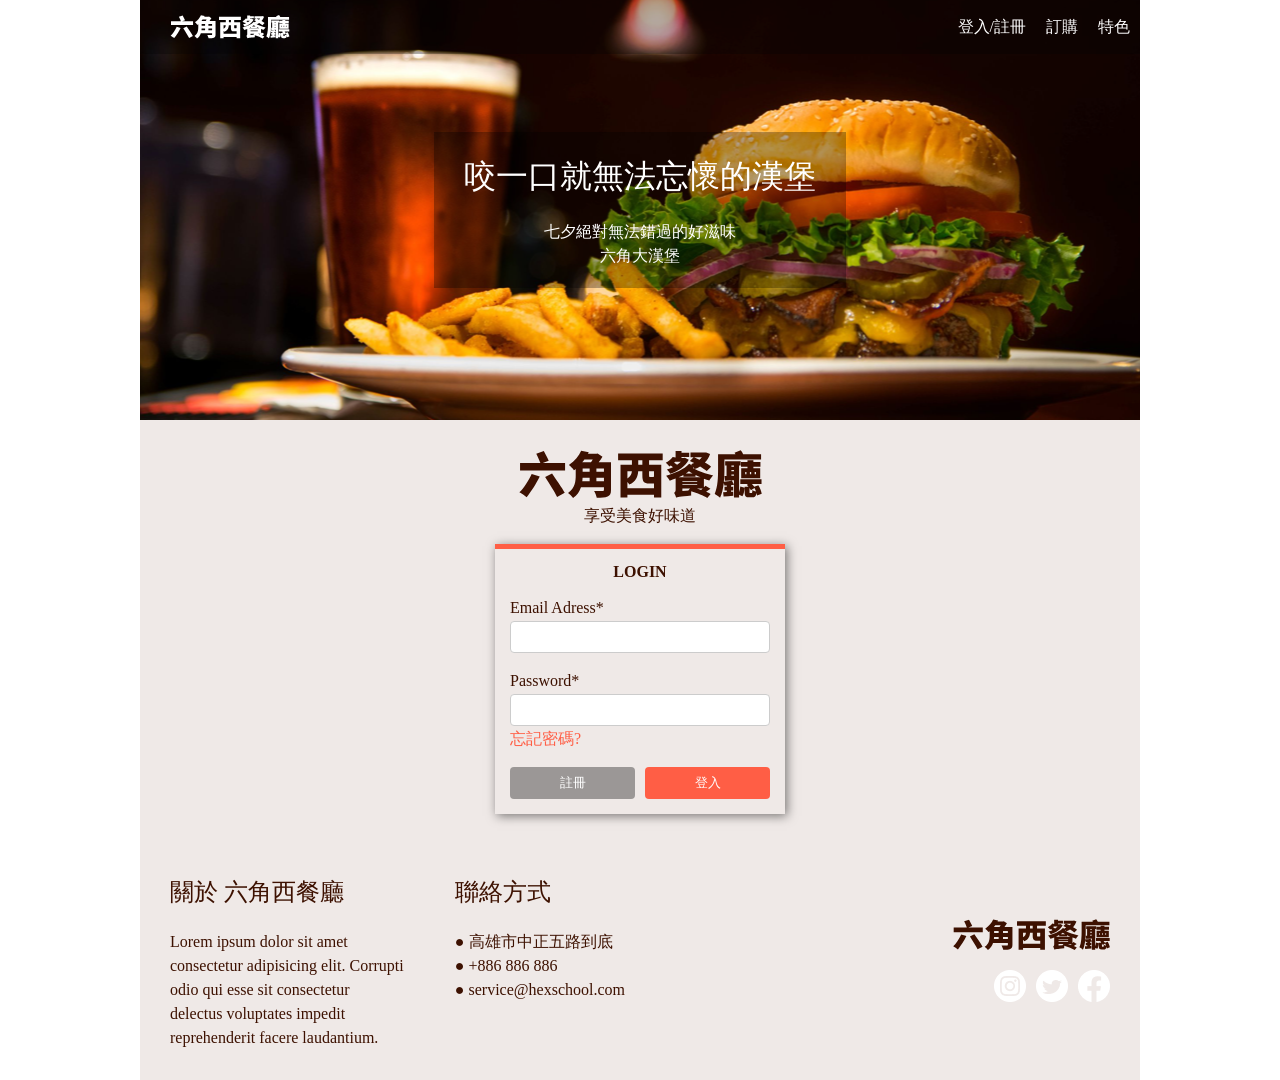
<file: RWD/login.html>
<!DOCTYPE html>
<html lang="en">
<head>
    <meta charset="UTF-8">
    <meta name="viewport" content="width=device-width, initial-scale=1.0">
    <meta http-equiv="X-UA-Compatible" content="IE=Edge" />
    <meta name="description" content="咬一口就無法忘懷的漢堡" />
    <meta name="keywords" content="六角, 六角西餐廳, 漢堡, 速食, 餐廳" />
    <meta property="og:url" content="https://hexschool.com" />
    <meta property="og:title" content="六角西餐廳" />
    <meta property="og:description" content="咬一口就無法忘懷的漢堡" />
    <meta property="og:image" content="https://raw.githubusercontent.com/hexschool/HTMLHWSource/master/singlePage/logo.png" />
    <meta name="thumbnail" content="https://raw.githubusercontent.com/hexschool/HTMLHWSource/master/singlePage/logo.png" />
    <link rel="stylesheet" href="css/all.css">
    <link rel="stylesheet" href="css/login.css">
    <title>登入/註冊</title>
</head>
<body>
    <div class="wrap">
        <div class="header">
            <h1 class="logo"><a href="#">LOGO</a></h1>
            <ul class="nav">
                <li><a href="login.html">登入/註冊</a></li>
                <li><a href="cart.html">訂購</a></li>
                <li><a href="feature.html">特色</a></li>
            </ul>
        </div>
        <div class="banner">
            <div class="text">            
                <h2>咬一口就無法忘懷的漢堡</h2>
                <p>七夕絕對無法錯過的好滋味<br />六角大漢堡</p> 
            </div>               
        </div>
        <div class="content">
            <img src="img/logo_l@svg.svg" alt="六角logo" />
            <p>享受美食好味道</p>
            <form action="login.html">
                <h2>LOGIN</h2>
                <label for="email">Email Adress*</label>
                <input type="email" id="email" name="email" required>
                <label for="password">Password*</label>
                <input type="password" id="password" name="password" required>
                <a href="#">忘記密碼?</a>
                <div class="btn">
                    <input type="button" value="註冊" class="btn1">
                    <input type="submit" value="登入" class="btn2">
                </div>
            </form>
        </div>
        <div class="footer">
            <ul class="address">
                <li class="about">
                    <h2>關於 六角西餐廳</h2>
                    <p>Lorem ipsum dolor sit amet consectetur adipisicing elit. Corrupti odio qui esse sit consectetur delectus voluptates impedit reprehenderit facere laudantium.</p>
                </li>
                <li>
                    <h2>聯絡方式</h2>
                    <p>
                        ● 高雄市中正五路到底<br />
                        ● +886 886 886<br />
                        ● service@hexschool.com
                    <p>
                </li>
            </ul>
            <div class="link">
                <img src="img/logo_l@svg.svg" alt="六角logo" />
                <ul>
                    <li><a href="#"><img src="img/IG.png" alt="IG" /></a></li>
                    <li><a href="#"><img src="img/Twitter.png" alt="Twitter" /></a></li>
                    <li><a href="#"><img src="img/FB.png" alt="FB" /></a></li>
                </ul>
            </div>
        </div>
    </div>
</body>
</html>
</file>
<file: MutiPage/css/all.css>
/*CSS reset*/
/* http://meyerweb.com/eric/tools/css/reset/ 
   v2.0 | 20110126
   License: none (public domain)
*/

html, body, div, span, applet, object, iframe,
h1, h2, h3, h4, h5, h6, p, blockquote, pre,
a, abbr, acronym, address, big, cite, code,
del, dfn, em, img, ins, kbd, q, s, samp,
small, strike, strong, sub, sup, tt, var,
b, u, i, center,
dl, dt, dd, ol, ul, li,
fieldset, form, label, legend,
table, caption, tbody, tfoot, thead, tr, th, td,
article, aside, canvas, details, embed, 
figure, figcaption, footer, header, hgroup, 
menu, nav, output, ruby, section, summary,
time, mark, audio, video {
	margin: 0;
	padding: 0;
	border: 0;
	font-size: 100%;
	font: inherit;
	vertical-align: baseline;
}
/* HTML5 display-role reset for older browsers */
article, aside, details, figcaption, figure, 
footer, header, hgroup, menu, nav, section {
	display: block;
}
body {
	line-height: 1;
}
ol, ul {
	list-style: none;
}
blockquote, q {
	quotes: none;
}
blockquote:before, blockquote:after,
q:before, q:after {
	content: '';
	content: none;
}
table {
	border-collapse: collapse;
	border-spacing: 0;
}

/*layout設計*/
*,*:after,*:before{
	box-sizing: border-box;
}

body{
    font-family: Verdana, Geneva, Tahoma, sans-serif;
}

.wrap{
    width:1024px;
    margin: 0 auto;
}

.header{
    background-image: url("../pic/index-banner.png");    
    height: 560px;
    background-size: cover;
    background-position: center;
}

.nav{
    padding: 15px 35px 0px;
    display:flex;
    justify-content: space-between;
    align-items: center;
    background-color: rgb(74, 74, 74,0.5);
    position: fixed;   /* 固定在視窗上 */
    top: 0;            /* 距離頂部 0px */
    left: center;           /* 靠左對齊 */
    width: 1024px;       /* 讓導航列寬度填滿整個視窗 */
    z-index: 1000;
}

.nav h1 a{
	width: 170px;
	height: 36px;
	background-image: url("../pic/Logo.png");	
	display: block;
	text-indent: 101%;
	overflow: hidden;
	white-space: nowrap;
    margin-bottom: 15px;
}

.menu{
    display:flex;
    justify-content: center;
    align-items: center;    
}

.menu li a{
    padding: 20px;
    display:block;
    text-decoration: none;
    color:white;
    border-bottom: 3px solid transparent; /* 預留 border 空間 */
}

.menu li a:hover{
    color:#00cc99;
    border-bottom: 3px solid #00cc99;
}

.banner{
    padding: 175px 35px 135px 35px;
    font-size:46px;
}

.banner h2{
    color:#00cc99;
    line-height: 1.5;
    margin-bottom: 60px;
}

.banner span{
    color:white;
}

.banner a{
    color:white;
    font-size: 20px;
    text-decoration: none;
    padding: 16px 40px;
    border-radius:5px;
    background-color: #00cc99; 
}

.banner a:hover{
    color:black;
    background-color: #00cc99;
    opacity: 0.3;
}

/*footer樣式*/
.footer{
    padding: 35px;
    background-color: #323228;
    display: flex;
    justify-content: space-between;
    align-items: center;
}

.footerlogo{
    display:flex;
    flex-direction: column;
    align-items: flex-end;
    justify-content: center;
    gap:10px;
}

.link{
    display: flex;
    justify-content: center;
    gap:20px;
}

.link a{
    display:block;
    border-radius: 50%;
}

.link a:hover{
    background-color: #00cc99;    
}

/*content樣式*/
.content{
    padding:60px 35px;
}

.course h2, .course-table h2{
    font-size: 46px;
    color:#00cc99;
}

.course span, .course-table span{
    font-size: 24px;
    color:#9b9b9b;
}

.course .title{
    display:flex;
    justify-content: space-between;
    align-items: center;
    margin-bottom: 30px;
}

.course .title a{
    text-decoration: none;
    color:#00cc99;
    padding:5px 10px;
    display: block;
    border: 2px solid #00cc99;
    border-radius: 3px;
}

.course .title a:hover{
    background-color: #00cc99;
    color:white;
}

.course .item{
    display:flex;
    justify-content: center;
    gap:20px;    
}

.course .item li{
    width: 300px;
    text-align: center;
    padding:15px;
    box-shadow: 0 0 10px;
}

.course .item h3{
    margin: 20px 0;
    font-size: 24px;
}

.course .item p{
    color:#9b9b9b;
}

.course-table h2{
    margin-top:50px;
    margin-bottom:30px;
}

.tab{
    width:100%;
}
  
.tab th, .tab td{
    padding:10px;
    text-align:center;
    border-top: 1px solid gray;
    border-bottom: 1px solid gray;
}
  
.tab th{
    background-color:#f7f7f7;
    font-weight:bold;
}
  
.change{
    color:#00a67d;
}

/*form樣式*/
.hex-form, .faq-form{
    background-color: #ebebeb;
    padding:140px 35px;
    display:flex;
    justify-content: space-between;
}

.hex-form, .course-form h2, .faq-form h2{
    font-size: 32px;
    line-height: 2;
    font-weight: bold;
}

form{
    display:flex;
    flex-direction: column;
    align-items: flex-end;
}

form input, form textarea{
    width:460px;
    height: 50px;
    padding: 10px;
    margin-bottom: 20px;
    border: none;
    border-radius: 5px;
}

form .submit{
    width:140px;
    padding:18px;
    background-color: #00cc99;
    color: white;
    border: none;
    border-radius: 5px;
    cursor: pointer;
    font-size: 16px;
}

form .submit:hover{
    background-color: #009977;
}
</file>
<file: MutiPage/css/course.css>
/*course頁面的banner設計*/
.header{
    background-image: url("../pic/course-banner.png");   
}

.banner{
    padding:110px 35px 0 35px; 
}

.banner .top{
    display:flex;
    justify-content: space-between;
    
}
.banner .top img{
    margin-left:20px;
}

.banner h2{
    color:white;
    line-height:1;
    margin-top: 50px;
}

.banner span{
    font-size: 24px;
    color:#00cc99;
}
/*course頁面的content設計*/
.content{
    padding: 60px 200px;
}

.content .introduce{
    display:flex;
    justify-content: space-between;
    align-items: center;    
}

.content .introduce h2, .introduce-list h2, .course-table h2{
    font-size: 32px;
    color:#00cc99;
    line-height: 40px;
}

.content .introduce span{
    color:black;
}

.content .introduce ul{
    color:#9b9b9b;
    list-style: disc;
    line-height: 24px;
}

.introduce-list{
    margin:50px 0px;
}

.content .introduce-list span, .course-table span{
    color:#9b9b9b;
    font-size: 20px;
}

.introduce-list ol{
    line-height: 24px;
    list-style: decimal inside;
}

.course-table table{
    width:100%;
}

.course-table table tr td{
    padding:18px 40px;
}

/*.bgchange{
    background-color: #ebebeb;
}

.fchange{
    color:#9b9b9b;
}*/

.course-table tr:nth-child(odd){
    background-color: #ebebeb;
  }
  
.course-table tr:nth-child(even){
    color:#9b9b9b;
}
/*course頁面的form設計*/
.course-form{
    padding:140px 200px;
    display:flex;
    justify-content: space-between;
    align-items: flex-end;
    background-color: #ebebeb;
}

.course-form h2{
    font-size: 32px;
}

.course-form a{
    padding:18px 40px;
    color: white;
    background-color: #00cc99;
    border-radius: 5px;
    text-decoration: none;
}

.course-form a:hover{
    background-color: #009977;
}
</file>
<file: MutiPage/css/faq.css>
.header{
    background-image: url("../pic/faq-banner.png");    
}

.banner{
    padding: 180px 200px;
}

.banner h2{
    color:white;
    font-size: 46px;
    line-height: 1;
    text-align: center;
}

.banner span{
    color:#00cc99;
    font-size: 24px;
}

.banner form{
    position: relative;
}

.banner form input{
    width:620px;
    height: 55px;
}

.banner form button{
    position: absolute;
    right: 0px;
    top:10px;
}
/*faq的content樣式*/
.content{
    padding: 60px 120px;
}

.content h2{
    font-size: 32px;
    color:#00cc99;
    margin-bottom: 35px;
}

.content h2 span{
    font-size:20px;
    color:#9b9b9b;
}

.content h3{
    font-size: 20px;
    line-height: 1.5;
}

.content p{
    font-size:18px;
    color:#9b9b9b;
    line-height: 1.5;
    margin-bottom: 35px;
}

.content p a{
    text-decoration: none;
    color:#00cc99;
}

.content p a:hover{
    text-decoration: underline;
}

.content ol, .content ul{
    color:#9b9b9b;
    line-height: 1.5;
    padding-left: 50px;
}

.content ol{
    list-style-type: decimal;
}

.content ul{
    list-style-type: disc;
}
/*faq表單樣式，大部分沿用index樣式*/
.faq-form{
    padding:120px 40px;
}

.faq-form textarea{    
    height:200px;    
}
</file>
<file: RWD/css/all.css>
/*CSS RESET*/
html, body, div, span, applet, object, iframe,
h1, h2, h3, h4, h5, h6, p, blockquote, pre,
a, abbr, acronym, address, big, cite, code,
del, dfn, em, img, ins, kbd, q, s, samp,
small, strike, strong, sub, sup, tt, var,
b, u, i, center,
dl, dt, dd, ol, ul, li,
fieldset, form, label, legend,
table, caption, tbody, tfoot, thead, tr, th, td,
article, aside, canvas, details, embed, 
figure, figcaption, footer, header, hgroup, 
menu, nav, output, ruby, section, summary,
time, mark, audio, video {
	margin: 0;
	padding: 0;
	border: 0;
	font-size: 100%;
	font: inherit;
	vertical-align: baseline;
}
/* HTML5 display-role reset for older browsers */
article, aside, details, figcaption, figure, 
footer, header, hgroup, menu, nav, section {
	display: block;
}
body {
	line-height: 1;
}
ol, ul {
	list-style: none;
}
blockquote, q {
	quotes: none;
}
blockquote:before, blockquote:after,
q:before, q:after {
	content: '';
	content: none;
}
table {
	border-collapse: collapse;
	border-spacing: 0;
}
img{
    max-width: 100%;
    height:auto;
}
*,*:after,*:before{
    box-sizing: border-box;
}
a {
    text-decoration: none;
}


/*wrap設定*/
.wrap{
	max-width: 1000px;
	margin: 0 auto;
	position: relative;
}

/*header設定*/
.header{
    display:flex;
    justify-content: space-between;
    align-items: center;
	position: fixed;
    top: 0;
	left: 50%;
    transform: translateX(-50%);
    width: 1000px;  /* 限制最大寬度 */
    max-width: 100%;  /* 確保在小螢幕下不會超過視窗 */
    z-index: 1000; 
    background-color: rgba(5, 5, 5, 0.3);
}
h1 a{
    background-image: url("../img/logo_w@svg.svg");
	height: 24px;
	width: 120px;
    text-indent: 101%;
    overflow:hidden;
    white-space: nowrap;
	background-size: contain;
	display:block;
	margin: 15px 30px;
}
.nav{
	display: flex;
	justify-content: space-between;
	align-items: center;
}
.nav a{
	padding: 15px 10px;
	display:block;
	color:white;
}
.nav a:hover{
	background-color: gray;
}
@media(max-width:767px){
	.header{
		flex-direction: column;
		justify-content: center;
		align-items: center;
	}
}

/*banner設定*/
.banner{
	background-image: url("../img/header_desktop.png");
	background-size: cover;
	background-position: center;
	height: 420px;
	display:flex;	
	justify-content: center;
	align-items: center;	
}
.banner .text{
	display:flex;	
	flex-direction: column;
	justify-content: center;
	align-items: center;
	padding:20px 30px;
	background-color: rgba(0, 0, 0, 0.3);
}
.text h2{
	font-size: 32px;
	margin-bottom:20px;
}
.text h2, .text p{
	text-align: center;
	color:white;
	line-height: 1.5em;
}
@media(max-width:767px){
	.banner{
		background-image: url("../img/header_mobile.png");
	}
}

/*footer設定*/
.footer{
	background-color: #efe9e7;
	display:flex;
	justify-content: space-between;
	align-items: center;
	padding:30px 30px;
}
.address{
	display: flex;
	justify-content: flex-start;
	gap:50px;
}
.address li{
	width:30%;
}
.address h2, .address p, .address li{
	color:#3d1101;
	line-height: 1.5;
}
.address h2{
	font-size: 24px;
	margin-bottom: 20px;
}
.address ul{
	list-style: disc;
}
.link{
	display: flex;
	flex-direction: column;
	align-items: flex-end;
}
.link ul{
	display: flex;
	justify-content: flex-end;
	gap:10px;
	margin-top:20px;
}
@media(max-width:767px){
	.footer{
		flex-direction: column;
	}
	.about{
		display:none;
	}
	.address li{
		width:100%;
		margin-bottom:30px;
	}
}
</file>
<file: RWD/css/cart.css>
/*content設定*/
.content{
    display: flex;
    align-items: flex-start;
    padding:30px;
    background-color: #efe9e7;
    color:#3d1101;
    gap:30px;
}
@media(max-width:767px){
    .content{
        flex-direction: column;
        align-items: center;
        padding:10px;
    }
}
/*order-list設定*/
.order-list{
    display: flex;   
    flex-direction: column; 
    width:250px;
}
.order-list h2{
    font-size: 24px;
    margin-bottom: 20px;
    text-align: center;
}
.order-list li a{
    padding:10px;
    display: block;
    color:#3d1101;
    border-bottom: 3px solid #3d1101;
}
.order-list li a:hover{
    color:white;
    background-color: #3d1101;
}
@media(max-width:767px){
    .order-list{
        margin-bottom: 20px;
    }
}

/*order-field top設定*/
.order-field{
    display: flex;
    flex-direction: column;
}
.top{
    display: flex;
    justify-content: space-between;
    margin-bottom: 20px;
}
.search{
    display: flex;
    width: 100%; /* 確保 search 撐滿父容器 */
}
.search button{
    width:28px;
    height:28px;
}
.search input[type="text"]{
    max-width:450px;
    height: 28px;
    border: 2px solid #3d1101;
    flex-grow: 1;  /* 讓 input 佔滿剩餘空間 */    
}
.top a{
    padding:10px;
    color:#3d1101;
    white-space: nowrap;
}
.top a:hover{
    color:white;
    background-color: #3d1101;
}
@media(max-width:767px){
    .top{
        flex-direction: column;
        align-items: flex-end;
    }
}

/*order-field item設定*/
.item{
    display: flex;
    justify-content: space-between;
    flex-wrap: wrap;
}
.item li{
    width:230px;
    display: flex;
    flex-direction: column;
    align-items: center;
    box-shadow: 2px 2px 5px rgba(0, 0, 0, 0.5);
    margin-bottom: 20px;
    position: relative; 
    overflow: hidden;
}
.item li h3{
    font-size: 24px;
    margin-top:10px;
    margin-bottom: 5px;
}
.item li h4{
    margin-bottom: 5px;
}
.item li .price{
    font-weight: bold;
    font-style: italic;
    margin-bottom: 10px;
}
.item li button{
    border: 2px solid #ff5e45;
    border-radius: 4px;
    color:#ff5e45;
    margin-bottom: 10px;
    width:180px;
    font-size: 16px;
}
.item li button:hover{
    color:white;
    background-color: #ff5e45;
}
.hot-sale {
    position: absolute;
    top: 12px;
    right: -23px;
    background-color: #00cc99;
    color: white;
    font-size: 14px;
    font-weight: bold;
    padding: 5px 18px;
    transform: rotate(45deg);
}
@media(max-width:767px){
    .item{
        flex-direction: column;
        align-items: center;
    }
    .item li{
        width:100%;
    }
}
</file>
<file: RWD/css/feature.css>
/*content設定*/
.content{
    background-color: #efe9e7;
    color:#3d1101;
    padding:30px 0px;
}
.content h2{
    margin-bottom: 50px;
    text-align: center;
    font-size: 24px;
    line-height: 1.5;
}
.content p{
    margin-top: 10px;
	margin-bottom: 20px;
}
.content ul{
    display:flex;
    justify-content: center;
    gap:20px;
}
.content li{
    width:30%;
    display:flex;
    flex-direction: column;
    align-items: center;
}
.content li img{
    border-radius: 50%;
    margin-bottom: 20px;
}
.customer li{
    display:flex;
    flex-direction: row;
    align-items: flex-start;
}
.customer li div{
    padding: 20px 10px;
}
@media(max-width:767px){
    .content ul{
        flex-direction: column;
        align-items: center;
    }
    .content li{
        width:90%;
    }
}

/*chef設定*/
.chef{
    display:flex;
    padding:0 20px;
    background-color: #3d1101;
}
.chef .text{
    display:flex;
    flex-direction: column;
    justify-content: center;
    align-items: flex-start;
    padding:20px 20px;
}
@media(max-width:767px){
    .chef{
        flex-direction: column;
    }
    
}

/*preorder設定*/
.preorder{
    background-color: #f6f4f3;
    padding: 50px 20px;
}
.preorder h2{
    color:#3d1101;
    font-size: 32px;
    text-align: center;
    margin-bottom: 30px;
}
.detail{
    display: flex;
    justify-content: center;
    gap:20px;
}
form{
    display: flex;
    flex-direction: column;
    justify-content: space-between;
    width: 100%;
    max-width: 460px;
    color:#3d1101;    
}
input[type="text"], input[type="phone"], input[type="email"], input[type="number"]{
    max-width: 460px; 
    height: 32px;
    border: 1px solid #ccc;
    border-radius: 4px;
    padding: 10px;	
    margin-top:5px;
    margin-bottom: 10px;
}
form .btn{
    display: flex;
    justify-content: flex-end;
}
form .btn1, form .btn2{
    width:70px;
    height:32px;
    border-radius: 4px;
	color:white;
	border: none;
	cursor: pointer;
}
form .btn2{
    margin-left:10px;
}
form .btn1:hover, form .btn2:hover{
	background-color: black;
}
form .btn1{
	background-color: #9b9796;
}
form .btn2{
	background-color: #ff5e45;
}
@media(max-width:767px){
    .detail{
        flex-direction: column;
    }
}
</file>
<file: RWD/css/login.css>
/*content設定*/
.content{
	background-color: #efe9e7;
	display: flex;
	flex-direction: column;
	align-items: center;
	padding:30px 0px;
	color:#3d1101;
}
.content p{
	margin-top: 10px;
	margin-bottom: 20px;
}
.content form{
	display: flex;
	flex-direction: column;
	border-top: 5px solid #ff5e45;
	box-shadow: 2px 2px 10px rgba(0, 0, 0, 0.5);
	padding:15px;
}
form h2{
	text-align: center;
	font-weight: bold;
}
form label{
	margin-top: 20px;
}
form input[type="email"], form input[type="password"] {
    max-width: 270px;
    height: 32px;
    padding: 5px;
	margin-top: 5px;
    border: 1px solid #ccc;
    border-radius: 4px;
}
form a{
	margin-top: 5px;
	color:#ff5e45;	
}
form .btn{
	margin-top:20px;
	display: flex;
	justify-content: space-between;
}
form .btn1, form .btn2{
	width:125px;
	height: 32px;
	border-radius: 4px;
	color:white;
	border: none;
	cursor: pointer;
}
form .btn1:hover, form .btn2:hover{
	background-color: black;
}
form .btn1{
	background-color: #9b9796;
}
form .btn2{
	background-color: #ff5e45;
	margin-left: 10px;
}
</file>
